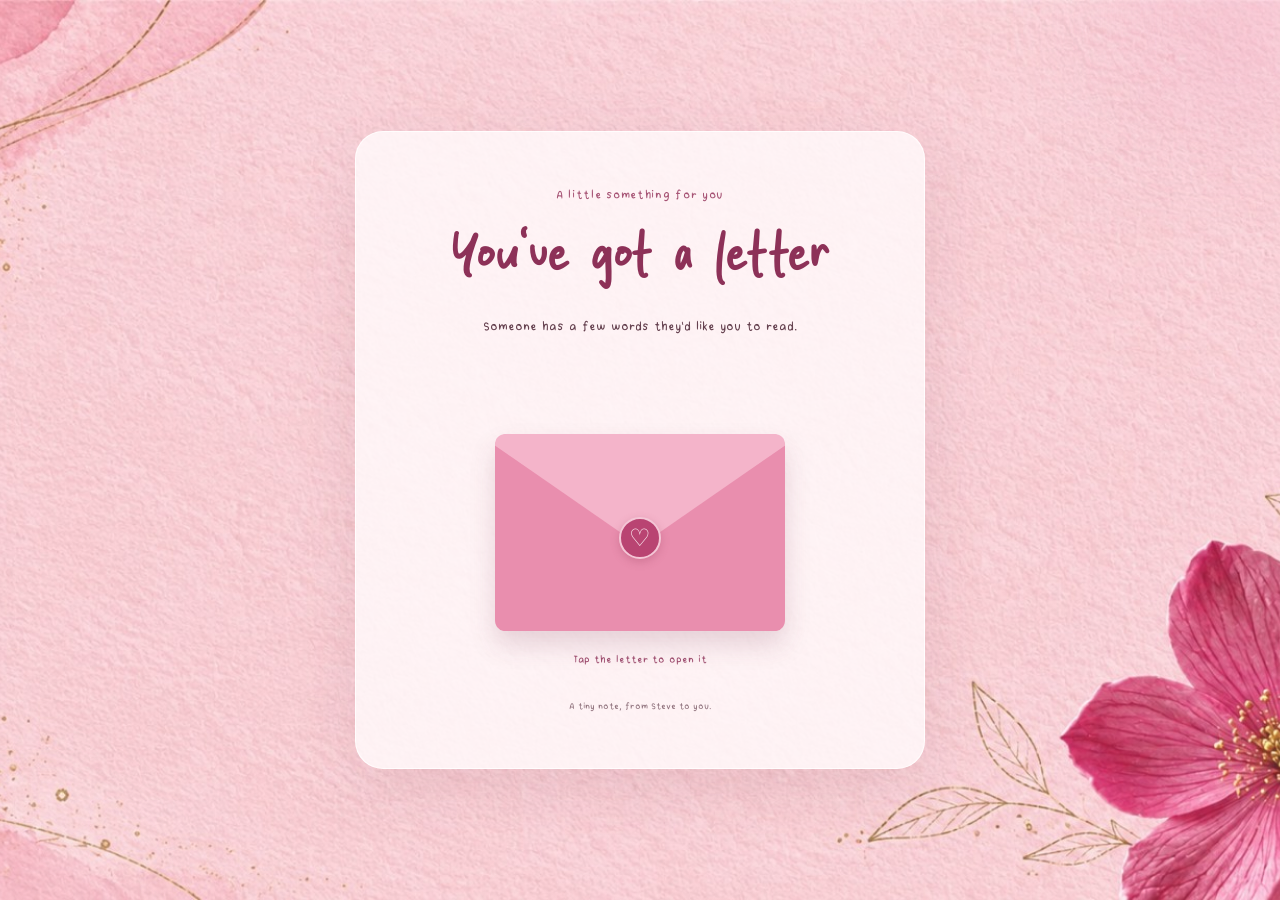
<file: index.html>
<!doctype html>
<html lang="en">
<head>
  <meta charset="utf-8">
  <meta name="viewport" content="width=device-width, initial-scale=1">
  <meta name="theme-color" content="#C9A8F0">

<meta name="description" content="We might be strangers today, but every meaningful friendship starts somewhere. Perhaps this is our somewhere.">

<meta property="og:type" content="website">
<meta property="og:site_name" content="Steve's Friendship Letter">
<meta property="og:title" content="To Someone Who Might Become My Friend">
<meta property="og:description" content="We might be strangers today, but every meaningful friendship starts somewhere. Perhaps this is our somewhere.">
<meta property="og:url" content="https://iam-steveee.github.io/friendship/">
<meta property="og:image" content="https://iam-steveee.github.io/friendship/assets/steve-logo.png">

<meta name="twitter:card" content="summary">
<meta name="twitter:title" content="To Someone Who Might Become My Friend">
<meta name="twitter:description" content="We might be strangers today, but every meaningful friendship starts somewhere. Perhaps this is our somewhere.">
<meta name="twitter:image" content="https://iam-steveee.github.io/friendship/assets/steve-logo.png">

<title>To Someone Who Might Become My Friend | Steve</title>
  <link rel="stylesheet" href="style.css">
</head>
<body>
  <div class="ambient ambient-one" aria-hidden="true"></div>
  <div class="ambient ambient-two" aria-hidden="true"></div>
  <div class="petals" aria-hidden="true"><span></span><span></span><span></span><span></span><span></span><span></span><span></span></div>

  <main>
    <section class="welcome" id="welcome" aria-labelledby="welcome-title">
      <div class="welcome-card">
        <p class="eyebrow">A little something for you</p>
        <h1 id="welcome-title">You've got a letter</h1>
        <p class="welcome-copy">Someone has a few words they'd like you to read.</p>
        <button class="envelope-button" id="open-letter" type="button" aria-label="Open your friendship letter">
          <span class="envelope-stage" aria-hidden="true">
            <span class="envelope">
              <span class="env-back"></span>
              <svg class="env-flap-open" viewBox="0 0 300 78" preserveAspectRatio="none" focusable="false"><path d="M0 78 L150 0 L300 78 Z"/></svg>
              <span class="env-note" id="env-note"><span class="note-text">for you</span><span class="note-heart">♡</span></span>
              <svg class="env-pocket" viewBox="0 0 300 204" preserveAspectRatio="none" focusable="false"><path d="M0 12 L150 112 L300 12 L300 192 Q300 204 288 204 L12 204 Q0 204 0 192 Z"/></svg>
              <svg class="env-flap-closed" viewBox="0 0 300 116" preserveAspectRatio="none" focusable="false"><path d="M0 12 Q0 0 12 0 L288 0 Q300 0 300 12 L150 116 Z"/></svg>
              <span class="env-seal">♡</span>
            </span>
          </span>
          <span class="open-hint">Tap the letter to open it</span>
        </button>
        <p class="small-note">A tiny note, from Steve to you.</p>
      </div>
    </section>

    <section class="letter-section" id="letter-section" hidden aria-labelledby="letter-title">
      <article class="letter-paper">
        <div class="letter-top">
          <span class="little-sparkle" aria-hidden="true">✧</span>
          <p class="eyebrow">A note from me to you</p>
          <button class="little-sparkle secret-star" id="secret-star" type="button" aria-haspopup="dialog" aria-label="Open a tiny secret note">✧</button>
        </div>
        <h2 id="letter-title">Hi, there.</h2>

        <div class="letter-body" id="letter-body">
          <p>I am Steve. That's not my real name, but you can call me that.</p>
          <p>If I shared this link with you, it probably means I'd like to be friends with you, or at least get to know you a little better.</p>
          <p>Why friends? Well, I'm on a <em>MISSION</em>, collecting friends and building an army so I can get your vote and become Prime Minister with your help...</p>
          <p class="joke-line">Awww, just kidding. LOL.</p>
          <p>But seriously, I just want people I can talk to about random things, laugh with over the stupidest jokes, and share little moments with. I'm a keyboard warrior, so be warned, I write LONG paragraphs. Sometimes I've got too much to say, and sometimes I just like making people feel special.</p>
          <p>I don't expect you to reply every second or put me before everyone else in your life. I know you've got your own world to live in. I just hope that, even on your busiest days, you'll sometimes think of me and feel like talking to me.</p>
          <p>Honestly, the little things mean a lot to me. A random text, a silly joke, or a simple "hey, how are you?" can make my entire day. You might forget you even sent that message, while I might find myself smiling at my phone like an idiot. That's just how I am.</p>
          <p>And bruhh, I care too much and get attached way too easily. Someone's gotta fix me. 😭 I might need a therapist, and I'm starting to think it could be you. LOL.</p>
          <p>Jokes aside, when someone makes me feel comfortable enough to be myself, I start caring about them. I look forward to their messages, remember little things about them, and wonder how their day went. Before I even realise it, someone who was once a stranger becomes someone whose presence makes my days a little brighter.</p>
          <p>Sometimes, I overthink whether I'm annoying someone, texting too much, or caring more than they do. But I don't want to stop caring just because I'm afraid of being disappointed. I like checking up on people, listening to their problems, and remembering the little things they might think nobody notices. I guess I just want to make people feel as appreciated as I hope to feel someday.</p>
          <p>The truth is, I haven't really been able to make many friends in real life. I'm an introvert and an overthinker, and sometimes I have so much to say but don't know who to say it to. So, I'm trying here, hoping to meet people I can laugh with, talk to freely, and slowly build something genuine with.</p>
          <p>I don't need hundreds of people who know my name. I'd rather have a few who know the person behind it. People I can be myself around, who don't mind my ridiculously long paragraphs, and who know they don't have to pretend to be okay around me, either. We can laugh about the stupidest things one day and talk about life the next.</p>
          <p>I'm not looking for promises that we'll be friends forever. Life changes, people get busy, and sometimes things don't work out. I just hope that while we're part of each other's lives, we'll genuinely want to be there for one another. No forced conversations, no pretending, and no feeling like we're only talking out of obligation.</p>
          <p>I can't promise to be a perfect friend. I'll probably overthink things, send random messages, tease you, and turn three sentences into three paragraphs. But if I call you my friend, I want it to mean something. I'll try to listen, care, and make you feel that your presence in my life matters.</p>
          <p>And if you're reading this right now, maybe you're someone I'll be glad I met. Who knows? We might become close friends, or we might just have a few nice conversations. Either way, every friendship starts somewhere, right?</p>
          <p>So, please don't close this page and forget about me immediately. 😭 I put a little piece of myself into this letter, and I hope it made you smile.</p>
          <p>You don't need a perfect opening line or something clever to say. A simple hello is enough. We can figure out the rest as we go.</p>
          <p>And who knows? Maybe this little letter will be the beginning of a friendship neither of us expected.</p>
        </div>

        <div class="final-message" id="final-message">
          <span class="final-star" aria-hidden="true">✦</span>
          <p class="final-text">You came here as someone who knows a little about me. Maybe you'll leave as someone who knows me a little better.</p>
        </div>

        <div class="signature-block">
          <p class="signoff">Your friend,</p>
          <p class="signature">Steve</p>
        </div>

        <div class="flower-divider" aria-hidden="true"><span>♡</span> <span>✿</span> <span>♡</span></div>

        <div class="form-invitation" aria-live="polite">
          <p class="invitation-copy" id="invitation-copy">After clicking this button, it will take you to a little form. Will you please, please, please give me five minutes of your time to fill it out?</p>
          <button class="cta-button" id="form-button" type="button">
            <span id="button-label">Read Before Clicking Me</span>
            <span class="button-heart" aria-hidden="true">♡</span>
          </button>
          <p class="tiny-footnote" id="button-footnote">No pressure. Just a little step toward getting to know each other.</p>
        </div>
      </article>
      <footer class="page-footer">made with care by Steve <span aria-hidden="true">♡</span></footer>
    </section>
  </main>

  <div class="secret-overlay" id="secret-overlay">
    <div class="secret-note" role="dialog" aria-modal="true" aria-label="A tiny secret note" tabindex="-1">
      <button class="secret-close" id="secret-close" type="button" aria-label="Close note"></button>
      <span class="secret-mark" aria-hidden="true">✦</span>
      <p class="secret-text">Since you found this, here's a little reminder: you don't have to be extraordinary to be appreciated.</p>
    </div>
  </div>

  <audio id="background-music" src="assets/background-music.mp3" preload="auto" loop></audio>
  <div class="toast" id="toast" role="status" aria-live="polite"></div>
  <script src="script.js"></script>
</body>
</html>
</file>
<file: style.css>
@font-face {
  font-family: "Stay With Me";
  src: url("assets/fonts/stay-with-me.otf") format("opentype");
  font-display: swap;
}
@font-face {
  font-family: "Photograph Signature";
  src: url("assets/fonts/photograph-signature.ttf") format("truetype");
  font-display: swap;
}
@font-face {
  font-family: "Gossamer Body";
  src: url("assets/fonts/childs-journal.ttf") format("truetype");
  font-display: swap;
}
@font-face {
  font-family: "Handwriting";
  src: url("assets/fonts/handwriting-regular.otf") format("opentype");
  font-display: swap;
}

:root {
  --rose: #c54c7b;
  --rose-dark: #8d3158;
  --rose-soft: #f6d5e1;
  --ink: #65414f;
  --paper: rgba(255, 249, 251, .88);
  --gold: #b58b55;
}
* { box-sizing: border-box; }
html { min-height: 100%; scroll-behavior: smooth; }
body {
  min-height: 100vh;
  margin: 0;
  color: var(--ink);
  font-family: "Handwriting", "Gossamer Body", Georgia, serif;
  font-size: 18px;
  line-height: 1.8;
  background-color: #f9e3eb;
  background-image: linear-gradient(rgba(255, 244, 248, .16), rgba(255, 244, 248, .16)), url("assets/background-mobile.jpg");
  background-size: cover;
  background-position: center top;
  background-attachment: fixed;
  overflow-x: hidden;
}
button { font: inherit; }
button:focus-visible { outline: 3px solid #a6426d; outline-offset: 5px; }
[hidden] { display: none !important; }

.ambient {
  position: fixed; width: 240px; height: 240px; border-radius: 50%;
  filter: blur(55px); opacity: .26; pointer-events: none; z-index: -1;
  background: #f1a9c6;
}
.ambient-one { top: -100px; right: -70px; }
.ambient-two { bottom: -130px; left: -90px; background: #fff4f8; }

main { width: 100%; min-height: 100vh; }
.welcome {
  min-height: 100svh; display: grid; place-items: center;
  padding: 28px 16px;
  animation: fade-in .8s ease both;
}
.welcome-card {
  width: min(100%, 570px); text-align: center; padding: clamp(24px, 6vw, 48px) 20px;
  border: 1px solid rgba(255,255,255,.78); border-radius: 28px;
  background: rgba(255, 248, 251, .8);
  box-shadow: 0 18px 65px rgba(126, 55, 82, .12);
}
.eyebrow {
  margin: 0; color: #a65374; font-family: "Handwriting", cursive;
  font-size: 1.08rem; letter-spacing: .04em;
}
h1, h2 {
  font-family: "Stay With Me", "Handwriting", cursive;
  font-weight: 400; color: var(--rose-dark); line-height: 1.15;
}
h1 { margin: 10px 0 12px; font-size: clamp(2.6rem, 8vw, 4.3rem); }
.welcome-copy { margin: 0 auto 18px; max-width: 360px; }
/* ---------- Envelope (rebuilt from scratch) ----------
   Layers, bottom to top (fixed order, nothing swaps while animating):
   back -> open flap -> note -> front pocket -> closed flap -> seal
   Timeline after the tap:
   0.00s  seal fades
   0.15s  closed flap folds up (0.45s)
   0.55s  open flap unfolds behind the note (0.45s)
   1.50s  note slides out (0.9s)
*/
.envelope-button {
  display: flex; align-items: center; flex-direction: column; gap: 16px;
  width: 100%; border: 0; background: transparent; color: var(--rose-dark);
  cursor: pointer; padding: 12px 0 8px;
  -webkit-tap-highlight-color: transparent;
}
.envelope-button:focus { outline: none; }
.envelope-button:focus-visible { outline: 3px solid #a6426d; outline-offset: 5px; border-radius: 16px; }

.envelope-stage {
  --env-w: min(76vw, 290px);
  --env-h: calc(var(--env-w) * .68);
  display: block;
  padding-top: calc(var(--env-h) * .3); /* room for the flap + note to rise */
}
.envelope {
  display: block; position: relative;
  width: var(--env-w); height: var(--env-h);
  transition: transform .3s ease;
}
@media (hover: hover) {
  .welcome:not(.opening) .envelope-button:hover .envelope { transform: translateY(-4px); }
}

.envelope > * { position: absolute; display: block; }

.env-back {
  inset: 0; border-radius: 12px; background: #eaa3bd;
  box-shadow: 0 14px 26px rgba(115, 44, 73, .17);
}

/* open flap: sits above the envelope, behind the note */
.env-flap-open {
  left: 0; width: 100%; height: 38.24%; bottom: calc(100% - 1px);
  fill: #f8c6d7; overflow: visible;
  transform-origin: 50% 100%; transform: scaleY(0);
}

/* the note */
.env-note {
  left: 8%; right: 8%; top: 7%; height: 80%;
  background: #fff8fb; border: 1px solid #f3cbd9; border-radius: 5px;
  display: flex !important; flex-direction: column; align-items: center; justify-content: flex-start;
  padding-top: 18%;
  font-family: "Stay With Me", cursive; color: #b64d78;
}
.note-text { font-size: clamp(1.5rem, 6.5vw, 2rem); line-height: 1.1; }
.note-heart { font-size: 1.2rem; line-height: 1.4; }

/* front pocket */
.env-pocket { inset: 0; width: 100%; height: 100%; fill: #e98eae; }

/* closed flap */
.env-flap-closed {
  left: 0; top: 0; width: 100%; height: 56.86%;
  fill: #f4b4ca; overflow: visible;
  transform-origin: 50% 0; transform: scaleY(1);
}

/* wax seal */
.env-seal {
  left: 50%; top: 53%; width: 42px; height: 42px; margin: -21px 0 0 -21px;
  display: grid !important; place-items: center; border-radius: 50%;
  background: #b94472; color: #fff1f6; border: 2px solid #f4c6d6;
  font-size: 24px; line-height: 1; box-shadow: 0 3px 8px #a44c6a55;
}

.open-hint { font-size: .95rem; opacity: .86; transition: opacity .3s ease; }
.small-note { margin: 14px 0 0; font-size: .82rem; opacity: .72; }

/* ----- opening sequence ----- */
.welcome.opening .envelope-button { pointer-events: none; cursor: default; }
.welcome.opening .open-hint { opacity: 0; }
.welcome.opening .env-seal { animation: seal-out .3s ease both; }
.welcome.opening .env-flap-closed { animation: flap-fold .45s cubic-bezier(.45, 0, .7, .55) .15s both; }
.welcome.opening .env-flap-open { animation: flap-unfold .45s cubic-bezier(.3, .45, .55, 1) .55s both; }
.welcome.opening .env-note { animation: note-pop .9s cubic-bezier(.22, .85, .3, 1.08) 1.5s both; }
.welcome.leaving { animation: fade-out .6s ease forwards; pointer-events: none; }

.letter-section { width: 100%; padding: clamp(18px, 4vw, 42px) 14px 24px; animation: rise-in .9s cubic-bezier(.2,.75,.2,1) both; }
.letter-paper {
  position: relative; isolation: isolate; overflow: hidden;
  width: min(100%, 790px); margin: 0 auto; padding: clamp(24px, 6vw, 58px);
  border: 1px solid rgba(255,255,255,.8); border-radius: 8px 8px 18px 18px;
  background: var(--paper); box-shadow: 0 22px 75px rgba(105, 44, 69, .15);
  backdrop-filter: blur(3px);
}
.letter-paper::before {
  content: ""; position: absolute; z-index: -1; inset: 10px;
  border: 1px solid rgba(190, 133, 155, .26); border-radius: 5px; pointer-events: none;
}
.letter-top { display: flex; align-items: center; justify-content: center; gap: 13px; }
.little-sparkle { color: var(--gold); font-size: 1.5rem; }
h2 { text-align: center; font-size: clamp(2.6rem, 8vw, 4.2rem); margin: 8px 0 24px; }
.letter-body { font-size: clamp(1.03rem, 2.3vw, 1.18rem); line-height: 1.9; }
.letter-body p { margin: 0 0 1.1em; }
.type-paragraph { min-height: 0.5em; }
.typed-text { white-space: pre-wrap; }
.reveal-after-typing { opacity: 0; transform: translateY(10px); transition: opacity .75s ease, transform .75s ease; }
.reveal-after-typing.is-revealed { opacity: 1; transform: translateY(0); }
.letter-body em { color: #b83f72; font-style: normal; font-weight: bold; letter-spacing: .07em; }
.joke-line { color: #a0446b; }
.signature-block { margin: 25px 0 8px; text-align: right; }
.signoff { margin: 0; font-size: .95rem; }
.signature { margin: -6px 0 0; font-family: "Photograph Signature", cursive; font-size: clamp(3.3rem, 10vw, 5rem); line-height: 1.25; color: #9e3d67; }
.flower-divider { display: flex; justify-content: center; gap: 16px; margin: 20px 0 25px; color: #bd7d98; font-size: 1.2rem; }
.form-invitation { text-align: center; max-width: 590px; margin: 0 auto; }
.invitation-copy { margin: 0 auto 23px; font-size: clamp(1.02rem, 2.4vw, 1.15rem); line-height: 1.8; transition: opacity .25s, transform .25s; }
.cta-button {
  position: relative; display: inline-flex; justify-content: center; align-items: center; gap: 12px;
  max-width: 100%; padding: 14px 25px; border: 1px solid rgba(255,255,255,.8); border-radius: 999px;
  background: linear-gradient(135deg, #d96391, #b94275); color: white;
  box-shadow: 0 9px 22px rgba(172, 59, 105, .24), inset 0 1px 0 #ffffff55;
  cursor: pointer; line-height: 1.35; font-size: 1rem; font-weight: 600;
  animation: pulse 1.8s ease-in-out infinite;
  transition: transform .2s ease, box-shadow .2s ease, background .25s ease;
}
.cta-button:hover { transform: translateY(-2px) scale(1.025); box-shadow: 0 12px 28px rgba(172,59,105,.3); }
.cta-button:active { transform: scale(.97); }
.cta-button.is-second { background: linear-gradient(135deg, #b94a79, #92335e); animation-duration: 1.45s; }
.button-heart { font-size: 1.25rem; line-height: 1; }
.tiny-footnote { margin: 15px 0 0; font-size: .85rem; opacity: .78; }
.page-footer { width: min(100%, 790px); margin: 0 auto; padding: 16px; text-align: center; font-size: .86rem; color: #874864; }
.page-footer span { color: #c34f7e; }
.toast {
  position: fixed; left: 50%; bottom: 20px; z-index: 10; transform: translate(-50%, 20px);
  width: max-content; max-width: calc(100% - 32px); padding: 10px 16px; border-radius: 999px;
  color: #fff; background: #7d3454; box-shadow: 0 6px 20px #53243a33;
  font-size: .88rem; opacity: 0; pointer-events: none; transition: opacity .2s, transform .2s;
}
.toast.visible { opacity: 1; transform: translate(-50%, 0); }

@keyframes pulse {
  0%, 100% { transform: scale(1); box-shadow: 0 9px 22px rgba(172,59,105,.23), 0 0 0 0 rgba(208,83,132,.18); }
  50% { transform: scale(1.035); box-shadow: 0 12px 25px rgba(172,59,105,.27), 0 0 0 9px rgba(208,83,132,0); }
}
@keyframes fade-in { from { opacity: 0; } to { opacity: 1; } }
@keyframes fade-out { to { opacity: 0; transform: scale(.97); } }
@keyframes seal-out { from { opacity: 1; transform: scale(1); } to { opacity: 0; transform: scale(.5); } }
@keyframes flap-fold { from { transform: scaleY(1); } to { transform: scaleY(0); } }
@keyframes flap-unfold { from { transform: scaleY(0); } to { transform: scaleY(1); } }
@keyframes note-pop { from { transform: translateY(0); } to { transform: translateY(-46%); } }
@keyframes rise-in { from { opacity: 0; transform: translateY(22px); } to { opacity: 1; transform: translateY(0); } }

@media (min-width: 760px) {
  body {
    background-image: linear-gradient(rgba(255, 245, 249, .12), rgba(255, 245, 249, .12)), url("assets/background-desktop.png");
    background-size: cover; background-position: center center;
  }
  .welcome-card { background: rgba(255, 249, 251, .84); }
  .letter-section { padding-top: 36px; }
  .letter-paper { padding: clamp(42px, 5vw, 68px); }
}
@media (max-width: 420px) {
  body { font-size: 16px; background-attachment: scroll; }
  .welcome-card { padding-inline: 16px; border-radius: 22px; }
  .letter-section { padding: 10px 8px 18px; }
  .letter-paper { padding: 25px 22px; }
  .cta-button { padding: 13px 17px; font-size: .95rem; }
}
@media (prefers-reduced-motion: reduce) {
  *, *::before, *::after { scroll-behavior: auto !important; animation-duration: .01ms !important; animation-iteration-count: 1 !important; transition-duration: .01ms !important; }
}

/* ---------- Added: shared motion tokens, ambient layer, secret note, final message ---------- */
:root { --ease: cubic-bezier(.2, .75, .2, 1); --dur: .6s; --dur-slow: 1s; }

.ambient { animation: glow-breathe 16s ease-in-out infinite alternate; }
.ambient-two { animation-delay: -8s; }
.petals { position: fixed; inset: 0; overflow: hidden; pointer-events: none; z-index: -1; }
.petals span {
  position: absolute; top: -24px; left: var(--x); width: var(--s); height: calc(var(--s) * 1.3);
  border-radius: 80% 0 80% 0; background: linear-gradient(135deg, #fbdbe7, #ec9fbb);
  opacity: 0; will-change: transform, opacity; animation: petal-drift var(--d) linear var(--w) infinite;
}
.petals span:nth-child(1) { --x: 6%;  --s: 12px; --d: 27s; --w: -3s;  --sw: 50px; }
.petals span:nth-child(2) { --x: 19%; --s: 9px;  --d: 33s; --w: -17s; --sw: -40px; }
.petals span:nth-child(3) { --x: 34%; --s: 14px; --d: 30s; --w: -9s;  --sw: 60px; }
.petals span:nth-child(4) { --x: 52%; --s: 10px; --d: 36s; --w: -25s; --sw: -55px; }
.petals span:nth-child(5) { --x: 67%; --s: 13px; --d: 29s; --w: -13s; --sw: 45px; }
.petals span:nth-child(6) { --x: 81%; --s: 9px;  --d: 34s; --w: -21s; --sw: -50px; }
.petals span:nth-child(7) { --x: 92%; --s: 12px; --d: 31s; --w: -6s;  --sw: -35px; }
@keyframes glow-breathe { from { opacity: .2; } to { opacity: .34; } }
@keyframes petal-drift {
  0% { opacity: 0; transform: translate3d(0, 0, 0) rotate(0deg); }
  8%, 92% { opacity: .5; }
  50% { transform: translate3d(calc(var(--sw) * -.6), 52vh, 0) rotate(140deg); }
  100% { opacity: 0; transform: translate3d(var(--sw), calc(100vh + 48px), 0) rotate(280deg); }
}
@keyframes twinkle { 0%, 100% { opacity: .6; } 50% { opacity: 1; } }

.welcome:not(.opening) .envelope-button:active .envelope { transform: scale(.97); }

/* the tiny star: the right-hand sparkle above the letter */
.secret-star {
  padding: 10px; margin: -10px; border: 0; border-radius: 50%; background: none; cursor: pointer;
  font: inherit; font-size: 1.5rem; line-height: inherit; -webkit-tap-highlight-color: transparent;
  animation: twinkle 5.5s ease-in-out infinite;
  transition: transform var(--dur) var(--ease), text-shadow var(--dur) var(--ease);
}
@media (hover: hover) { .secret-star:hover { transform: scale(1.3) rotate(14deg); text-shadow: 0 0 12px rgba(229, 176, 98, .8); } }
.secret-star:active { transform: scale(.88); }

/* the secret note */
html.secret-open { overflow: hidden; padding-right: var(--sbw, 0px); }
.secret-overlay {
  position: fixed; inset: 0; z-index: 20; display: grid; place-items: center; padding: 16px;
  background: rgba(104, 46, 72, .3); -webkit-backdrop-filter: blur(7px); backdrop-filter: blur(7px);
  opacity: 0; visibility: hidden; touch-action: none; overscroll-behavior: contain;
  transition: opacity var(--dur) var(--ease), visibility 0s linear var(--dur);
}
.secret-overlay.is-open { opacity: 1; visibility: visible; transition-delay: 0s; }
.secret-note {
  position: relative; width: min(100%, 400px); max-height: calc(100vh - 32px); max-height: calc(100svh - 32px);
  overflow-y: auto; touch-action: pan-y; overscroll-behavior: contain;
  padding: 54px 30px 40px; text-align: center; border: 1px solid #f3cbd9; border-radius: 28px; background: #fff8fb;
  box-shadow: 0 24px 70px rgba(105, 44, 69, .3), 0 0 64px 6px rgba(255, 206, 226, .55);
  opacity: 0; transform: translateY(24px) scale(.94);
  transition: opacity var(--dur) var(--ease), transform var(--dur) var(--ease);
}
.secret-overlay.is-open .secret-note { opacity: 1; transform: none; }
.secret-note:focus { outline: none; }
.secret-note::before { content: ""; position: absolute; inset: 9px; border: 1px solid rgba(190, 133, 155, .3); border-radius: 20px; pointer-events: none; }
.secret-mark { display: block; margin-bottom: 14px; color: var(--gold); font-size: 1.6rem; line-height: 1; text-shadow: 0 0 14px rgba(229, 176, 98, .55); }
.secret-text { margin: 0; color: var(--rose-dark); font-size: clamp(1.25rem, 5.2vw, 1.6rem); line-height: 1.6; }
.secret-close {
  position: absolute; top: 12px; right: 12px; z-index: 1; width: 44px; height: 44px; padding: 0;
  border: 1px solid #f3cbd9; border-radius: 50%; background: rgba(246, 213, 225, .55); color: var(--rose-dark);
  cursor: pointer; -webkit-tap-highlight-color: transparent;
  transition: transform var(--dur) var(--ease), background-color var(--dur) var(--ease);
}
.secret-close::before, .secret-close::after {
  content: ""; position: absolute; left: 50%; top: 50%; width: 16px; height: 2px; margin: -1px 0 0 -8px;
  border-radius: 2px; background: currentColor; transform: rotate(45deg);
}
.secret-close::after { transform: rotate(-45deg); }
@media (hover: hover) { .secret-close:hover { background: rgba(246, 213, 225, .95); transform: rotate(90deg); } }
.secret-close:active { transform: scale(.9); }

/* the final message and the signature */
.final-message {
  position: relative; isolation: isolate; max-width: 30em; margin: 38px auto 10px; padding: 22px 6px; text-align: center;
  opacity: 0; transform: translateY(16px);
  transition: opacity var(--dur-slow) var(--ease), transform var(--dur-slow) var(--ease);
}
.final-message.is-revealed { opacity: 1; transform: none; }
.final-message::before {
  content: ""; position: absolute; z-index: -1; inset: -6px -4%; pointer-events: none;
  background: radial-gradient(closest-side, rgba(255, 228, 239, .85), rgba(255, 228, 239, 0));
}
.final-star { display: block; margin-bottom: 8px; color: var(--gold); font-size: 1.15rem; line-height: 1; text-shadow: 0 0 12px rgba(229, 176, 98, .55); animation: twinkle 6s ease-in-out infinite; }
.final-text { margin: 0; color: var(--rose-dark); font-family: "Stay With Me", "Handwriting", cursive; font-size: clamp(1.45rem, 4.6vw, 2rem); line-height: 1.5; text-wrap: balance; }
.signature { width: fit-content; margin: -6px 0 0 auto; }
.signature-block.is-revealed .signature { animation: sign-in 1.8s var(--ease) .3s both; }
@keyframes sign-in { from { clip-path: inset(-25% 100% -25% -10%); } to { clip-path: inset(-25% -10% -25% -10%); } }

@media (max-width: 600px) { .petals span:nth-child(n+6) { display: none; } }
@media (max-width: 420px) { .secret-note { padding: 50px 22px 34px; } }
@media (prefers-reduced-motion: reduce) {
  .petals { display: none; }
  .ambient, .secret-star, .final-star { animation: none !important; }
  .secret-overlay { transition: opacity .3s ease, visibility 0s linear .3s !important; }
  .secret-overlay.is-open { transition-delay: 0s !important; }
  .secret-note { transform: none !important; transition: opacity .3s ease !important; }
  .final-message { transform: none !important; transition: opacity .6s ease !important; }
}
</file>
